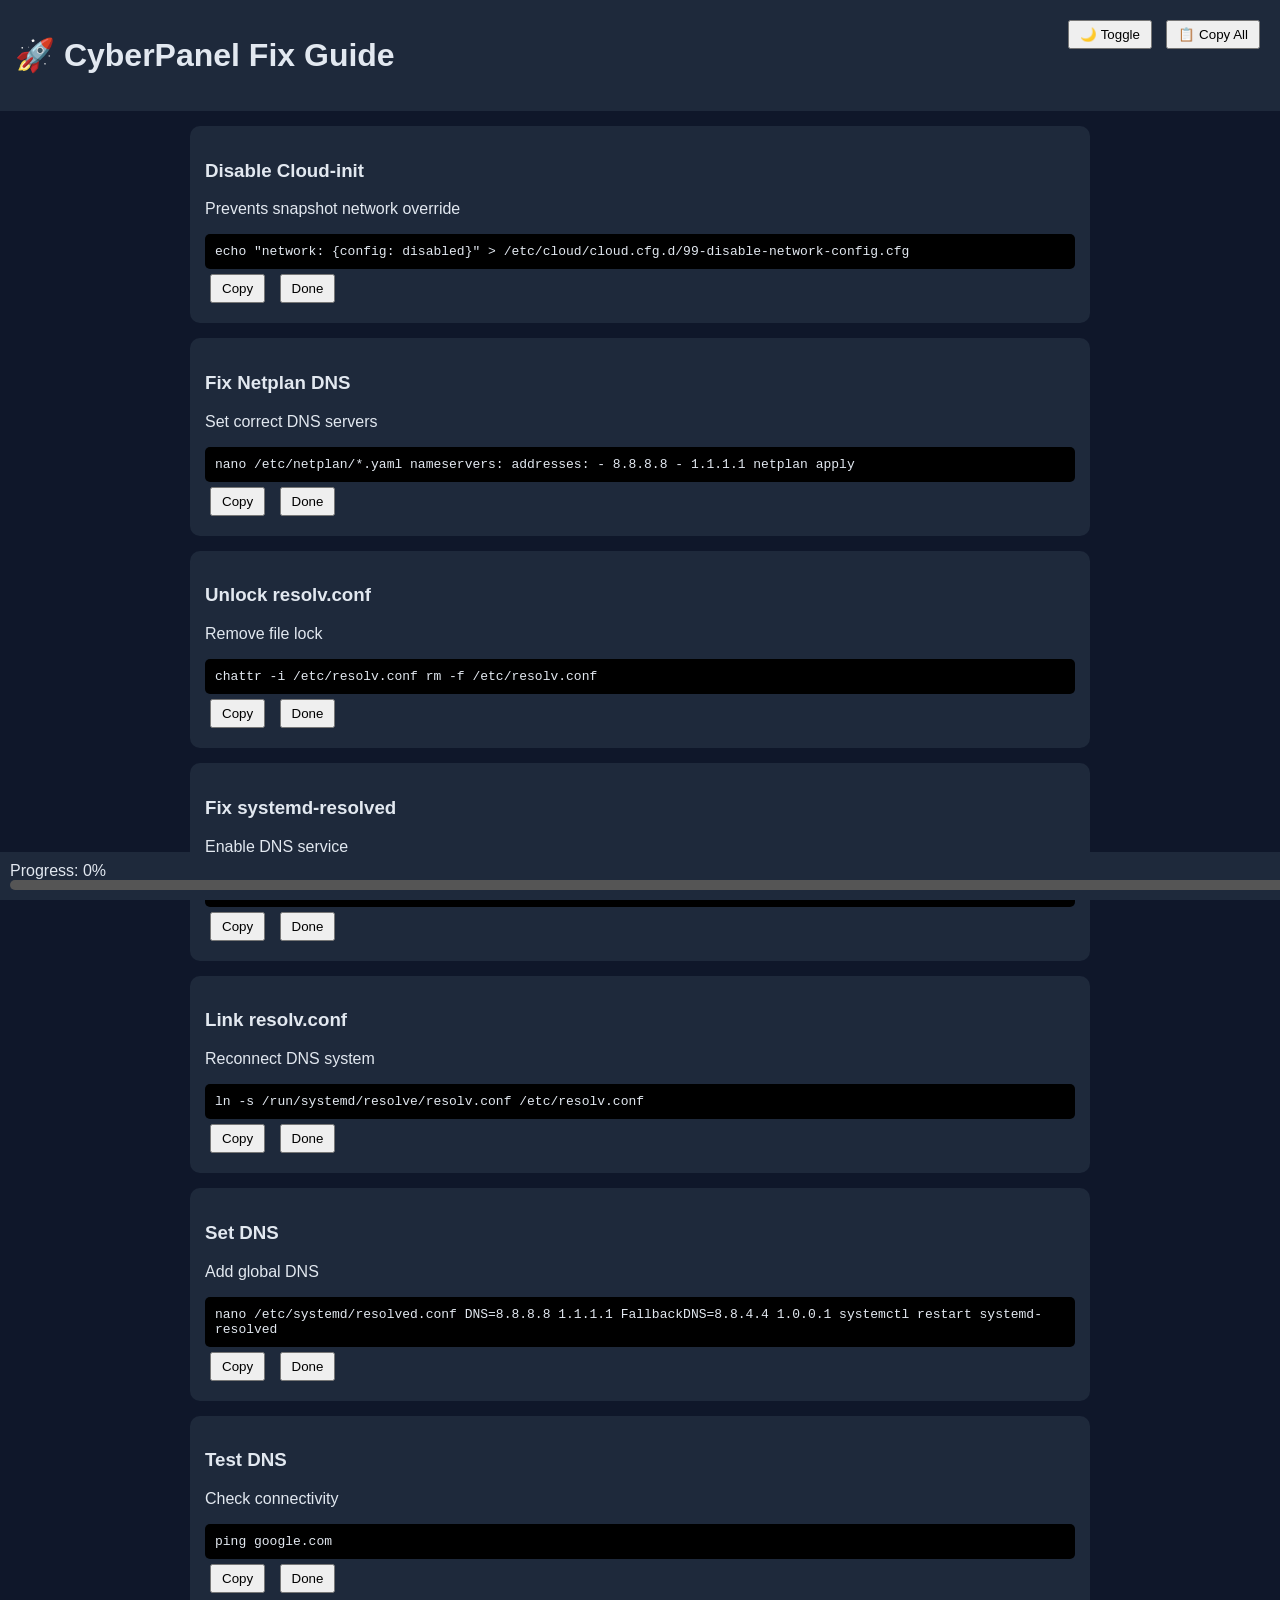
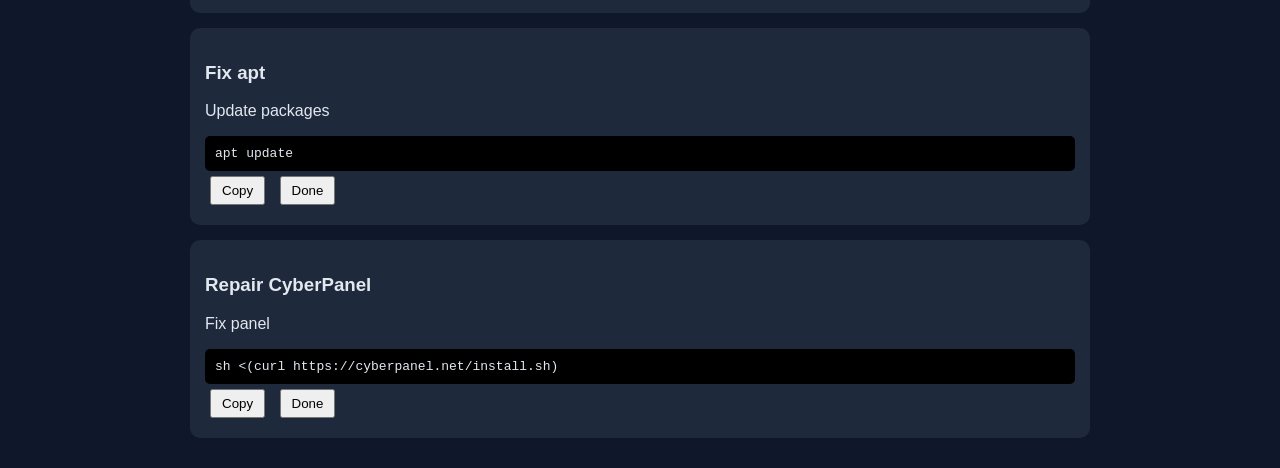
<file: index.html>
<!DOCTYPE html>
<html lang="en">
<head>
<meta charset="UTF-8">
<title>CyberPanel Fix Guide</title>
<link rel="stylesheet" href="style.css">
</head>
<body>

<div class="topbar">
    <h1>🚀 CyberPanel Fix Guide</h1>
    <div>
        <button onclick="toggleTheme()">🌙 Toggle</button>
        <button onclick="copyAll()">📋 Copy All</button>
    </div>
</div>

<div class="container" id="steps"></div>

<div class="progress">
    Progress: <span id="progressText">0%</span>
    <div class="bar"><div id="barFill"></div></div>
</div>

<script src="script.js"></script>
</body>
</html>
</file>
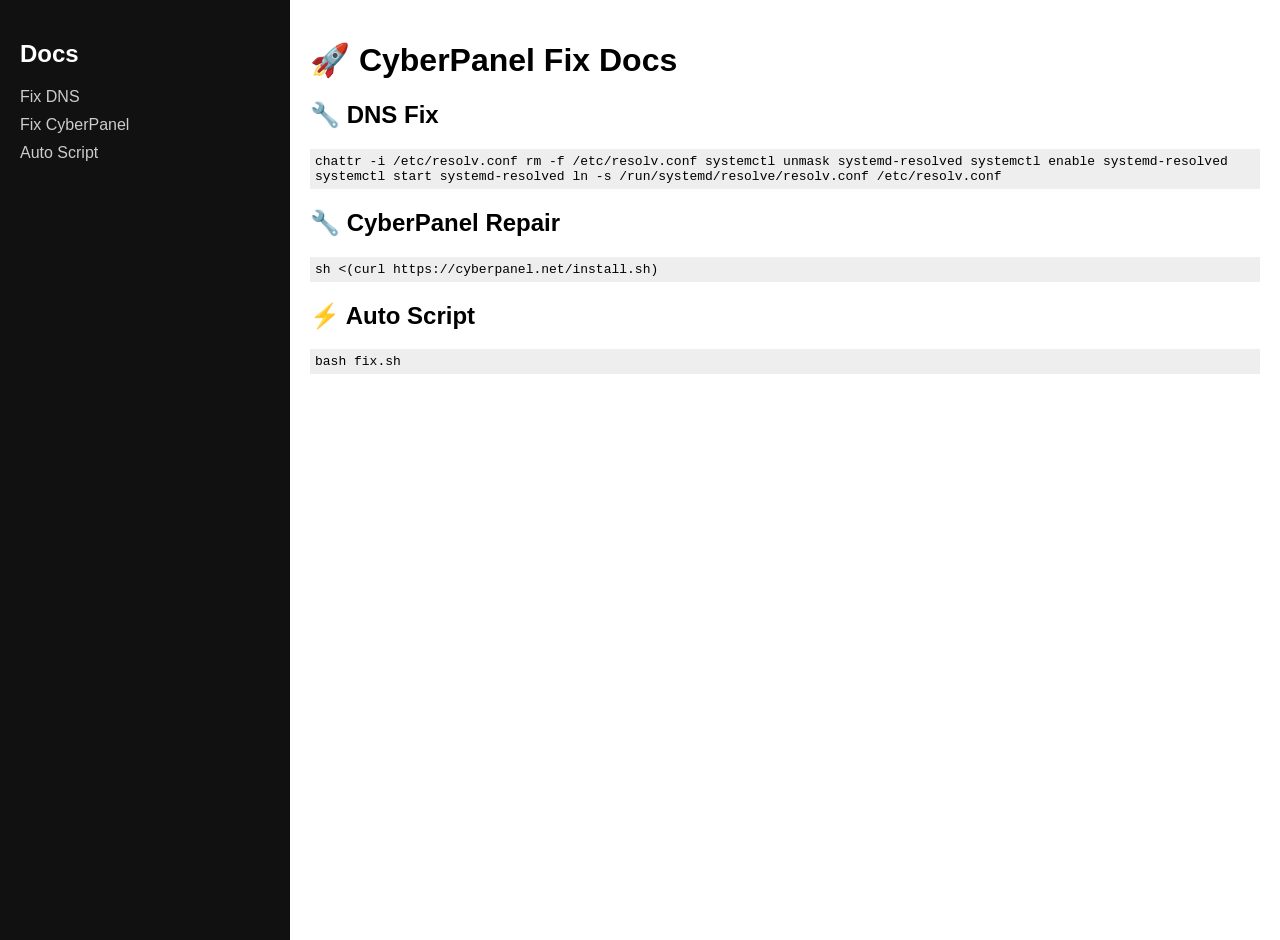
<file: docs/index.html>
<!DOCTYPE html>
<html>
<head>
<meta charset="UTF-8">
<title>CyberPanel Fix Docs</title>
<style>
body { margin:0; font-family:Arial; display:flex; }
.sidebar {
  width:250px; background:#111; color:#fff; height:100vh; padding:20px;
}
.sidebar a { display:block; color:#ccc; margin:10px 0; text-decoration:none; }
.content { flex:1; padding:20px; }
code { background:#eee; padding:5px; display:block; margin:10px 0; }
</style>
</head>

<body>

<div class="sidebar">
<h2>Docs</h2>
<a href="#dns">Fix DNS</a>
<a href="#cyberpanel">Fix CyberPanel</a>
<a href="#script">Auto Script</a>
</div>

<div class="content">

<h1>🚀 CyberPanel Fix Docs</h1>

<h2 id="dns">🔧 DNS Fix</h2>
<code>
chattr -i /etc/resolv.conf
rm -f /etc/resolv.conf
systemctl unmask systemd-resolved
systemctl enable systemd-resolved
systemctl start systemd-resolved
ln -s /run/systemd/resolve/resolv.conf /etc/resolv.conf
</code>

<h2 id="cyberpanel">🔧 CyberPanel Repair</h2>
<code>
sh &lt;(curl https://cyberpanel.net/install.sh)
</code>

<h2 id="script">⚡ Auto Script</h2>
<code>
bash fix.sh
</code>

</div>

</body>
</html>
</file>
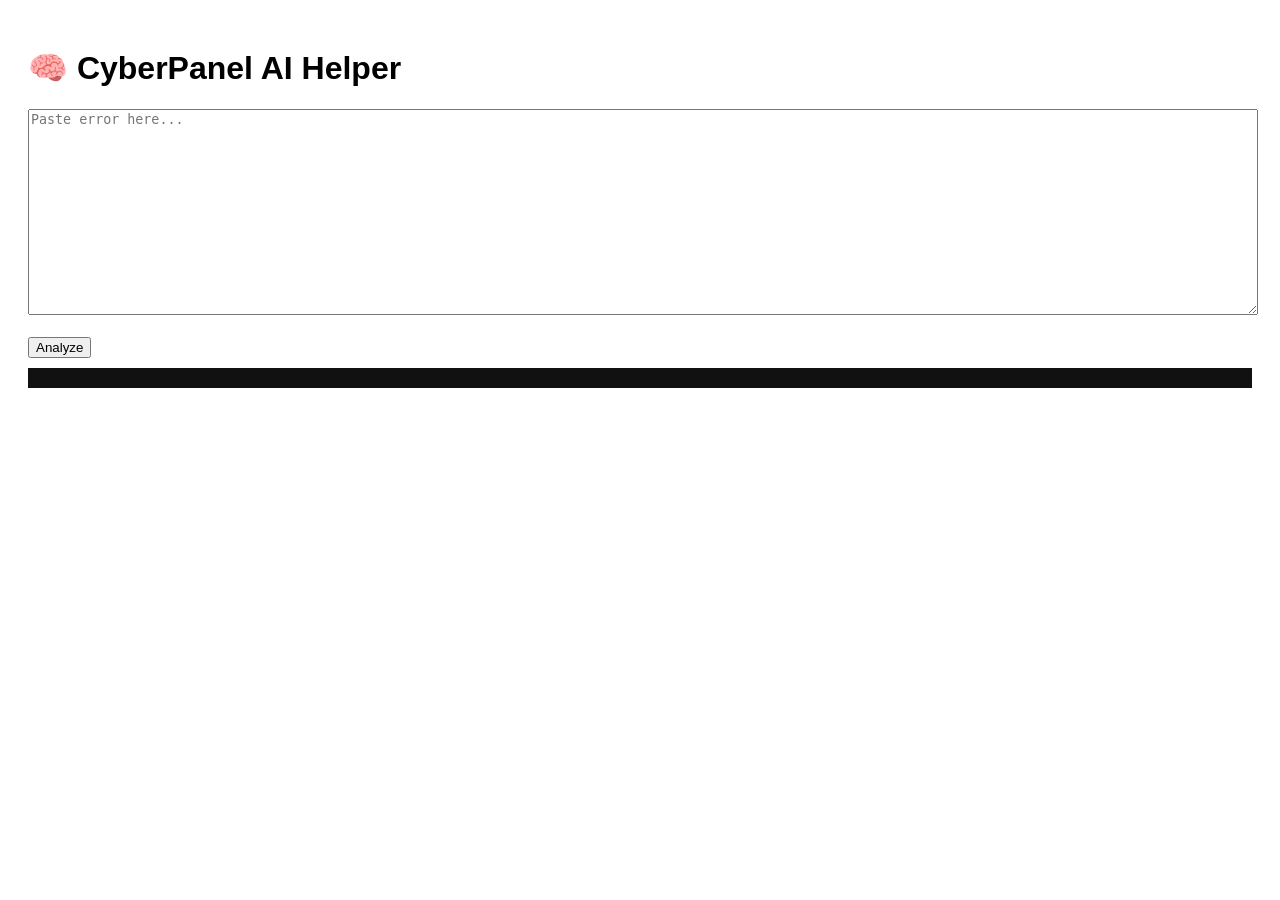
<file: ai-helper.html>
<!DOCTYPE html>
<html>
<head>
<title>AI Troubleshooter</title>
<style>
body { font-family:Arial; padding:20px; }
textarea { width:100%; height:200px; }
.result { background:#111; color:#0f0; padding:10px; margin-top:10px; }
</style>
</head>

<body>

<h1>🧠 CyberPanel AI Helper</h1>

<textarea id="input" placeholder="Paste error here..."></textarea>
<br><br>
<button onclick="analyze()">Analyze</button>

<div class="result" id="output"></div>

<script>
function analyze() {
    let text = document.getElementById("input").value;

    let result = "No issue detected";

    if(text.includes("Temporary failure resolving")) {
        result = "❌ DNS Issue → Run fix.sh";
    }
    else if(text.includes("Internal Error")) {
        result = "⚠️ CyberPanel broken → reinstall";
    }
    else if(text.includes("mysql")) {
        result = "⚠️ MySQL issue → restart mysql";
    }

    document.getElementById("output").innerText = result;
}
</script>

</body>
</html>
</file>
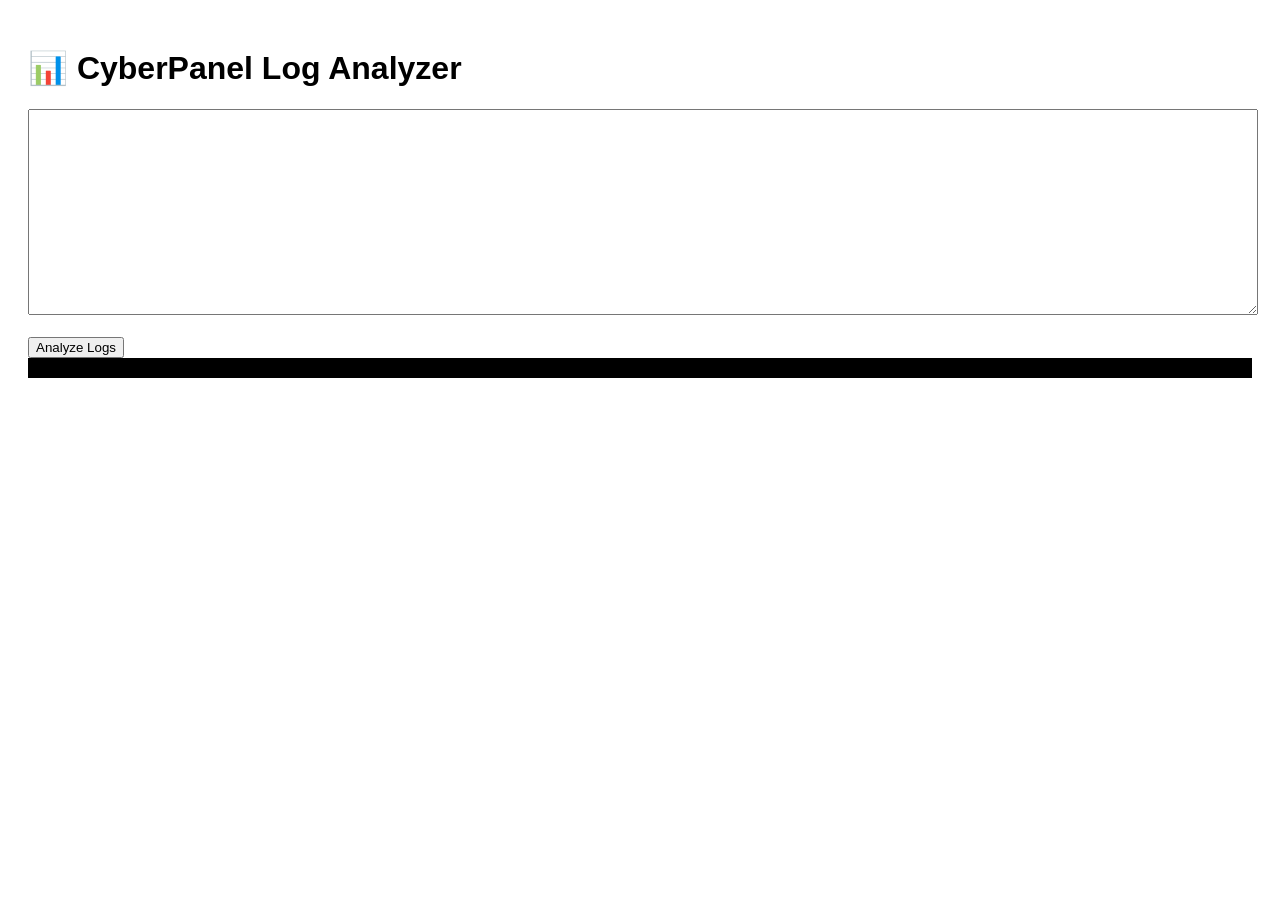
<file: log-analyzer.html>
<!DOCTYPE html>
<html>
<head>
<title>Log Analyzer</title>
<style>
body { font-family:Arial; padding:20px; }
textarea { width:100%; height:200px; }
.output { background:#000; color:#0f0; padding:10px; }
</style>
</head>

<body>

<h1>📊 CyberPanel Log Analyzer</h1>

<textarea id="log"></textarea>
<br><br>
<button onclick="check()">Analyze Logs</button>

<div class="output" id="result"></div>

<script>
function check() {
    let log = document.getElementById("log").value;
    let msg = "";

    if(log.includes("lscpd")) msg += "✔ CyberPanel service detected\n";
    if(log.includes("error")) msg += "❌ Error found in logs\n";
    if(log.includes("permission")) msg += "⚠️ Permission issue\n";
    if(log.includes("resolv")) msg += "🌐 DNS issue detected\n";

    document.getElementById("result").innerText = msg || "No major issue found";
}
</script>

</body>
</html>
</file>
<file: style.css>
:root {
    --bg: #0f172a;
    --card: #1e293b;
    --text: #e2e8f0;
}

.light {
    --bg: #ffffff;
    --card: #f1f5f9;
    --text: #0f172a;
}

body {
    background: var(--bg);
    color: var(--text);
    font-family: Arial;
    margin: 0;
}

.topbar {
    display: flex;
    justify-content: space-between;
    padding: 15px;
    background: var(--card);
}

.container {
    max-width: 900px;
    margin: auto;
    padding: 15px;
}

.step {
    background: var(--card);
    padding: 15px;
    margin-bottom: 15px;
    border-radius: 10px;
}

.code {
    background: black;
    padding: 10px;
    border-radius: 5px;
    position: relative;
    font-family: monospace;
}

button {
    margin: 5px;
    padding: 5px 10px;
    cursor: pointer;
}

.progress {
    position: fixed;
    bottom: 0;
    width: 100%;
    background: var(--card);
    padding: 10px;
}

.bar {
    height: 10px;
    background: #555;
    border-radius: 5px;
}

#barFill {
    height: 10px;
    width: 0%;
    background: lime;
}
</file>
